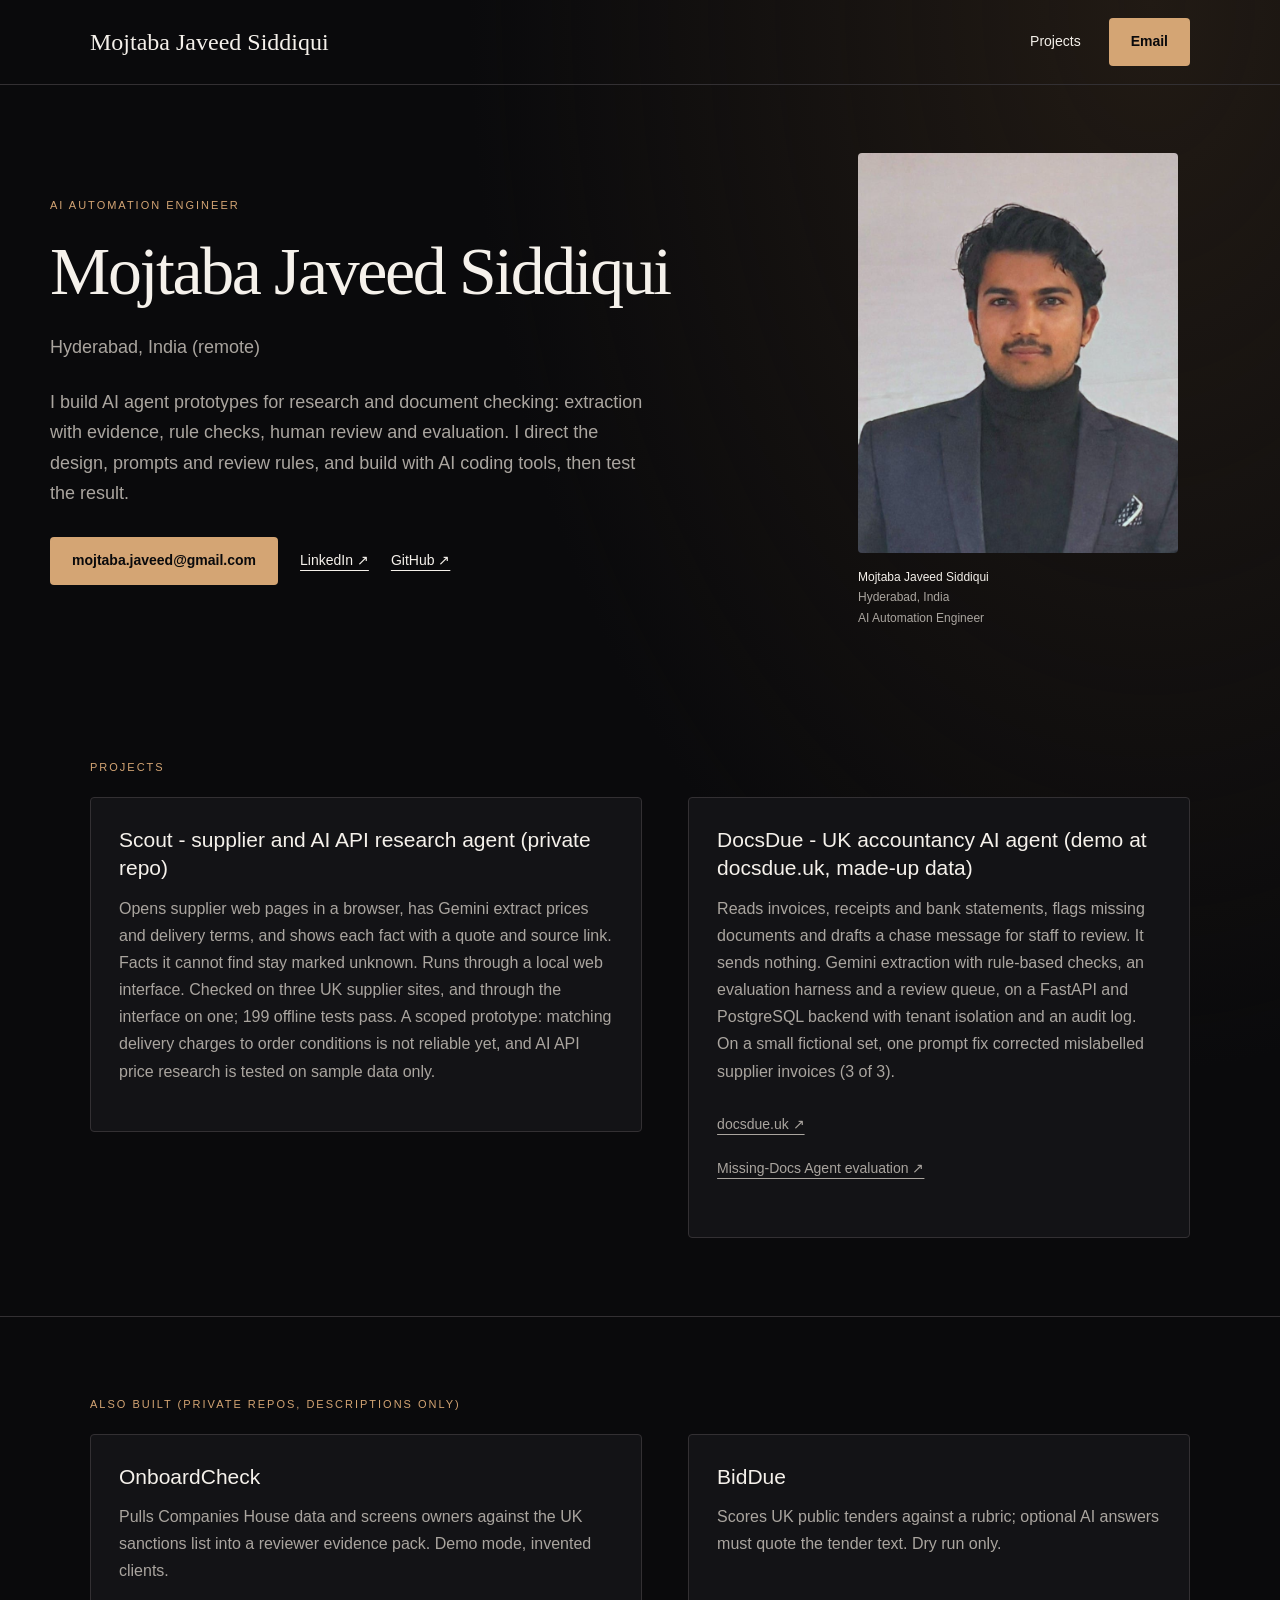
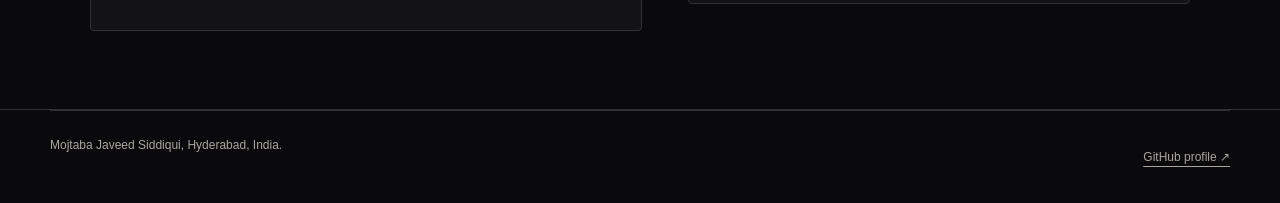
<file: index.html>
<!doctype html>
<html lang="en-GB">
  <head>
    <meta charset="utf-8" />
    <meta name="viewport" content="width=device-width,initial-scale=1" />
    <title>Mojtaba Javeed Siddiqui | AI Automation Engineer</title>
    <meta
      name="description"
      content="AI agent prototypes for research and document checking, with evidence, human review and evaluation."
    />
    <link rel="stylesheet" href="/styles.css" />
    <meta property="og:title" content="Mojtaba Javeed Siddiqui | AI Automation Engineer" />
    <meta
      property="og:description"
      content="AI agent prototypes for research and document checking, with evidence, human review and evaluation."
    />
    <meta property="og:type" content="website" />
  </head>
  <body>
    <a class="skip" href="#main">Skip to content</a>
    <nav aria-label="Main navigation">
      <div class="wrap nav">
        <a class="wordmark" href="/">Mojtaba Javeed Siddiqui</a>
        <div class="navlinks">
          <a class="secondary" href="#projects">Projects</a
          ><a class="btn" href="mailto:mojtaba.javeed@gmail.com">Email</a>
        </div>
      </div>
    </nav>
    <main id="main">
      <header class="hero wrap">
        <div class="hero-grid">
          <div>
            <span class="eyebrow">AI Automation Engineer</span>
            <h1>Mojtaba Javeed Siddiqui</h1>
            <p>Hyderabad, India (remote)</p>
            <p>
              I build AI agent prototypes for research and document checking:
              extraction with evidence, rule checks, human review and
              evaluation. I direct the design, prompts and review rules, and
              build with AI coding tools, then test the result.
            </p>
            <div class="actions">
              <a class="btn" href="mailto:mojtaba.javeed@gmail.com"
                >mojtaba.javeed@gmail.com</a
              ><a class="textlink" href="https://www.linkedin.com/in/themojtabajaveed"
                >LinkedIn ↗</a
              ><a class="textlink" href="https://github.com/themojtabajaveed"
                >GitHub ↗</a
              >
            </div>
          </div>
          <figure class="portrait">
            <img
              src="/profile.jpg"
              width="320"
              height="400"
              alt="Mojtaba Javeed Siddiqui"
              fetchpriority="high"
            />
            <figcaption>
              <strong>Mojtaba Javeed Siddiqui</strong><br />Hyderabad, India<br />AI
              Automation Engineer
            </figcaption>
          </figure>
        </div>
      </header>
      <section class="section" id="projects">
        <div class="wrap">
          <span class="eyebrow">Projects</span>
          <div class="split">
            <article class="panel">
              <h3>Scout - supplier and AI API research agent (private repo)</h3>
              <p>
                Opens supplier web pages in a browser, has Gemini extract prices
                and delivery terms, and shows each fact with a quote and source
                link. Facts it cannot find stay marked unknown. Runs through a
                local web interface. Checked on three UK supplier sites, and
                through the interface on one; 199 offline tests pass. A scoped
                prototype: matching delivery charges to order conditions is not
                reliable yet, and AI API price research is tested on sample
                data only.
              </p>
            </article>
            <article class="panel">
              <h3>DocsDue - UK accountancy AI agent (demo at docsdue.uk, made-up data)</h3>
              <p>
                Reads invoices, receipts and bank statements, flags missing
                documents and drafts a chase message for staff to review. It
                sends nothing. Gemini extraction with rule-based checks, an
                evaluation harness and a review queue, on a FastAPI and
                PostgreSQL backend with tenant isolation and an audit log. On a
                small fictional set, one prompt fix corrected mislabelled
                supplier invoices (3 of 3).
              </p>
              <p>
                <a class="textlink" href="https://docsdue.uk">docsdue.uk ↗</a
                ><br /><a class="textlink" href="/missing-docs-agent/"
                  >Missing-Docs Agent evaluation ↗</a
                >
              </p>
            </article>
          </div>
        </div>
      </section>
      <section class="section" id="also">
        <div class="wrap">
          <span class="eyebrow">Also built (private repos, descriptions only)</span>
          <div class="split">
            <article class="panel">
              <h3>OnboardCheck</h3>
              <p>
                Pulls Companies House data and screens owners against the UK
                sanctions list into a reviewer evidence pack. Demo mode,
                invented clients.
              </p>
            </article>
            <article class="panel">
              <h3>BidDue</h3>
              <p>
                Scores UK public tenders against a rubric; optional AI answers
                must quote the tender text. Dry run only.
              </p>
            </article>
          </div>
        </div>
      </section>
      <footer class="wrap footer">
        <p>Mojtaba Javeed Siddiqui, Hyderabad, India.</p>
        <a href="https://github.com/themojtabajaveed">GitHub profile ↗</a>
      </footer>
    </main>
  </body>
</html>
</file>
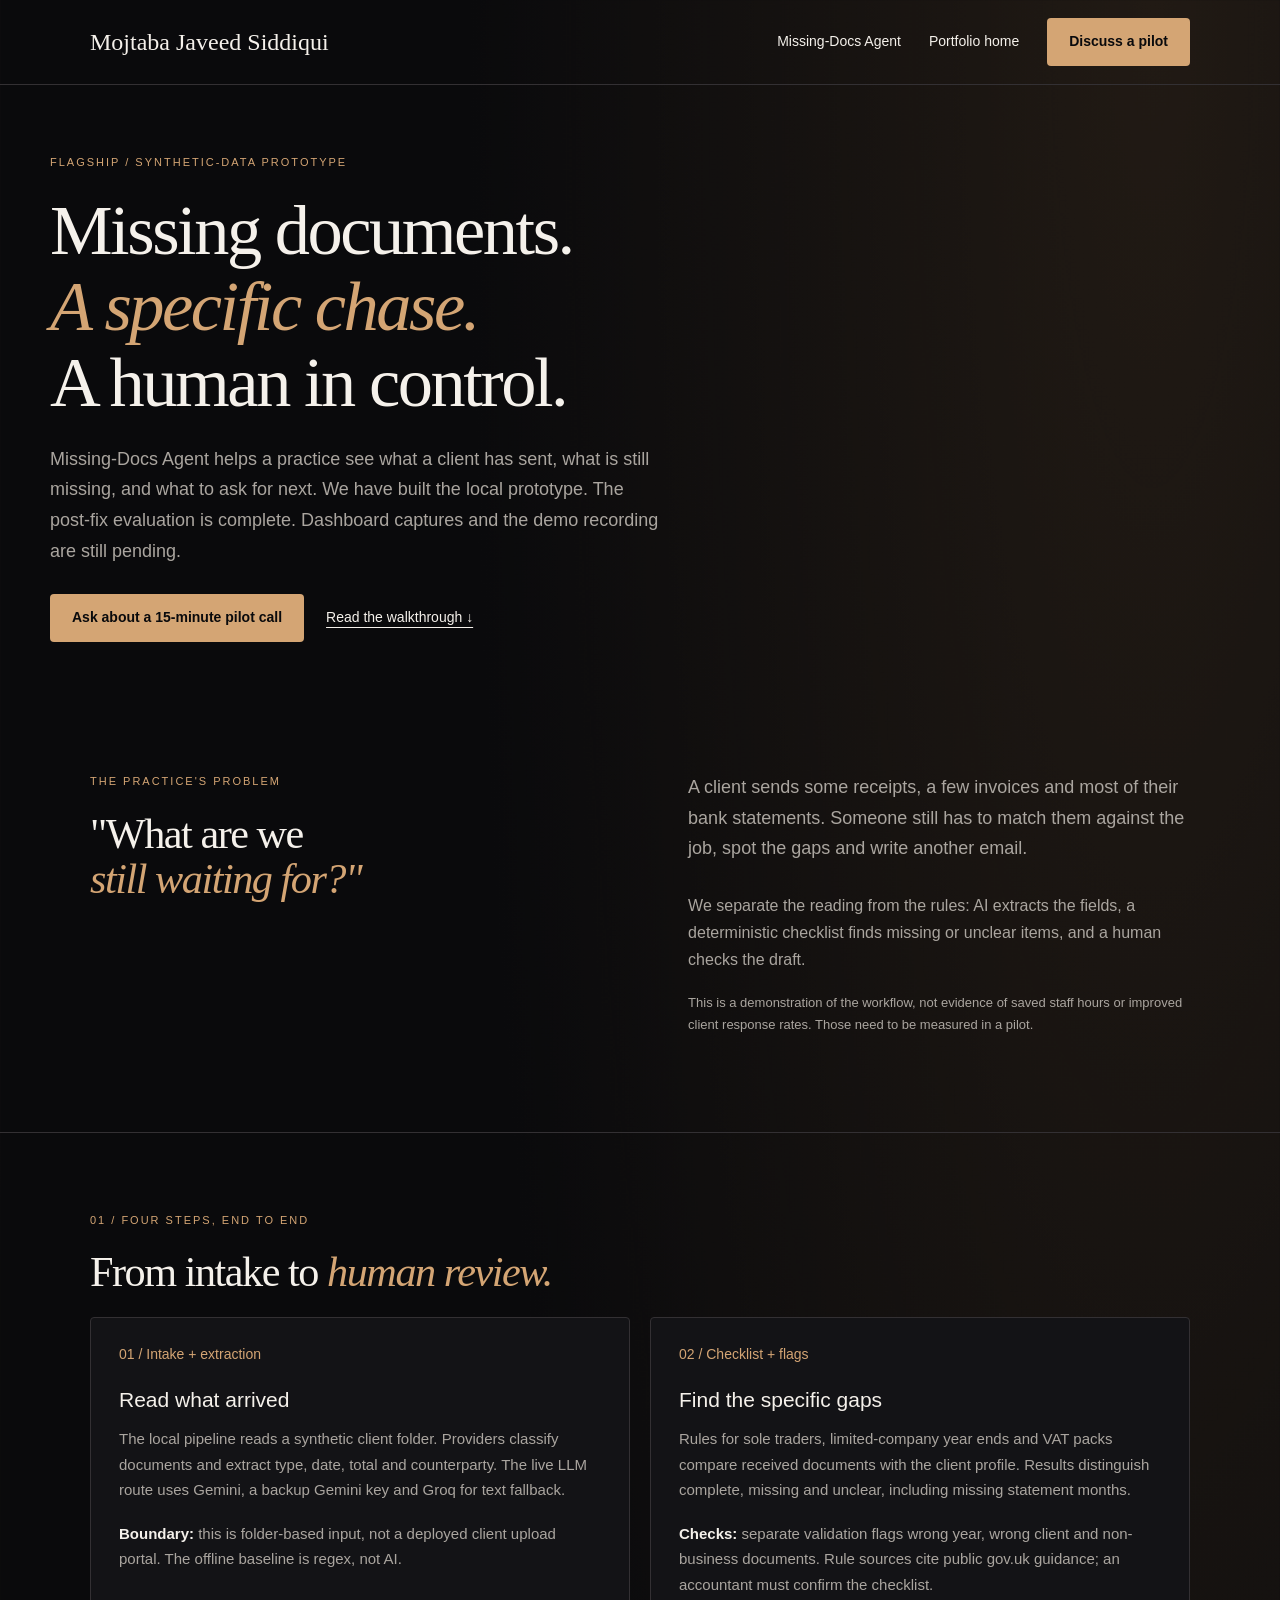
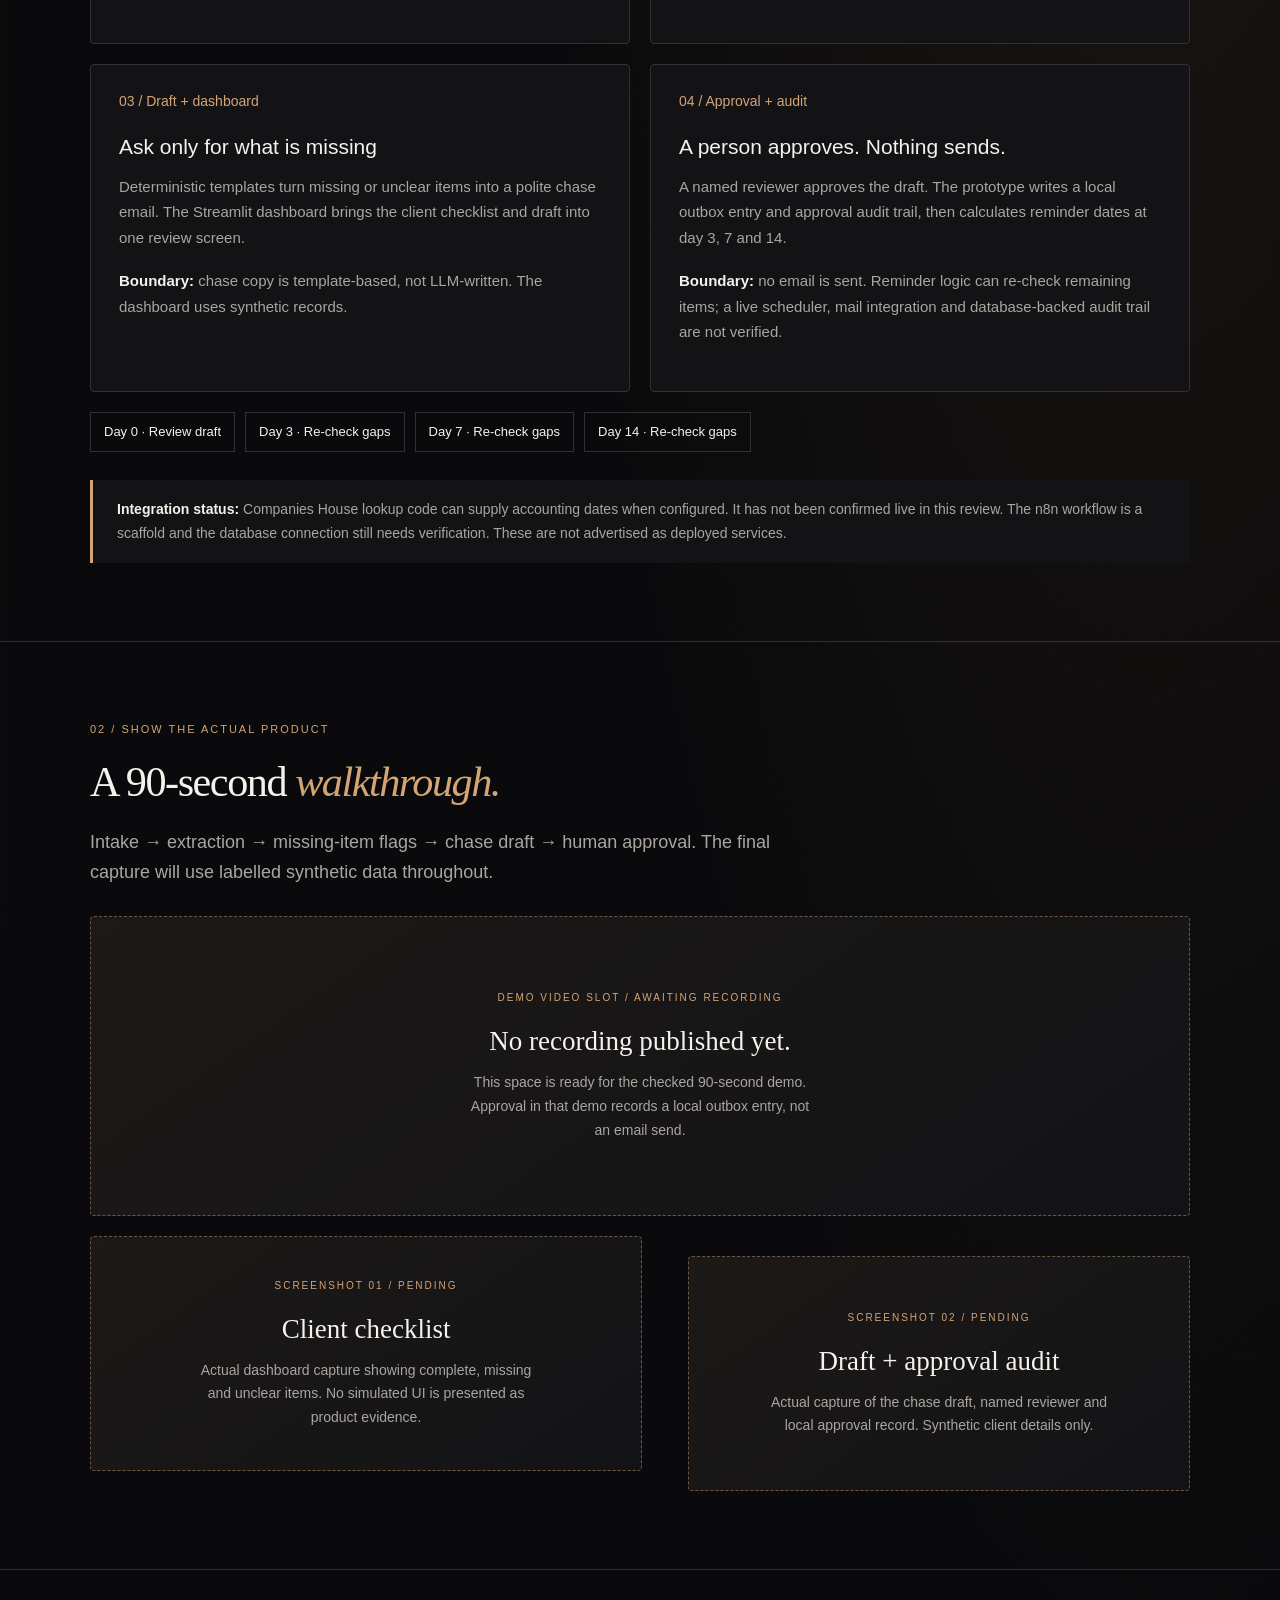
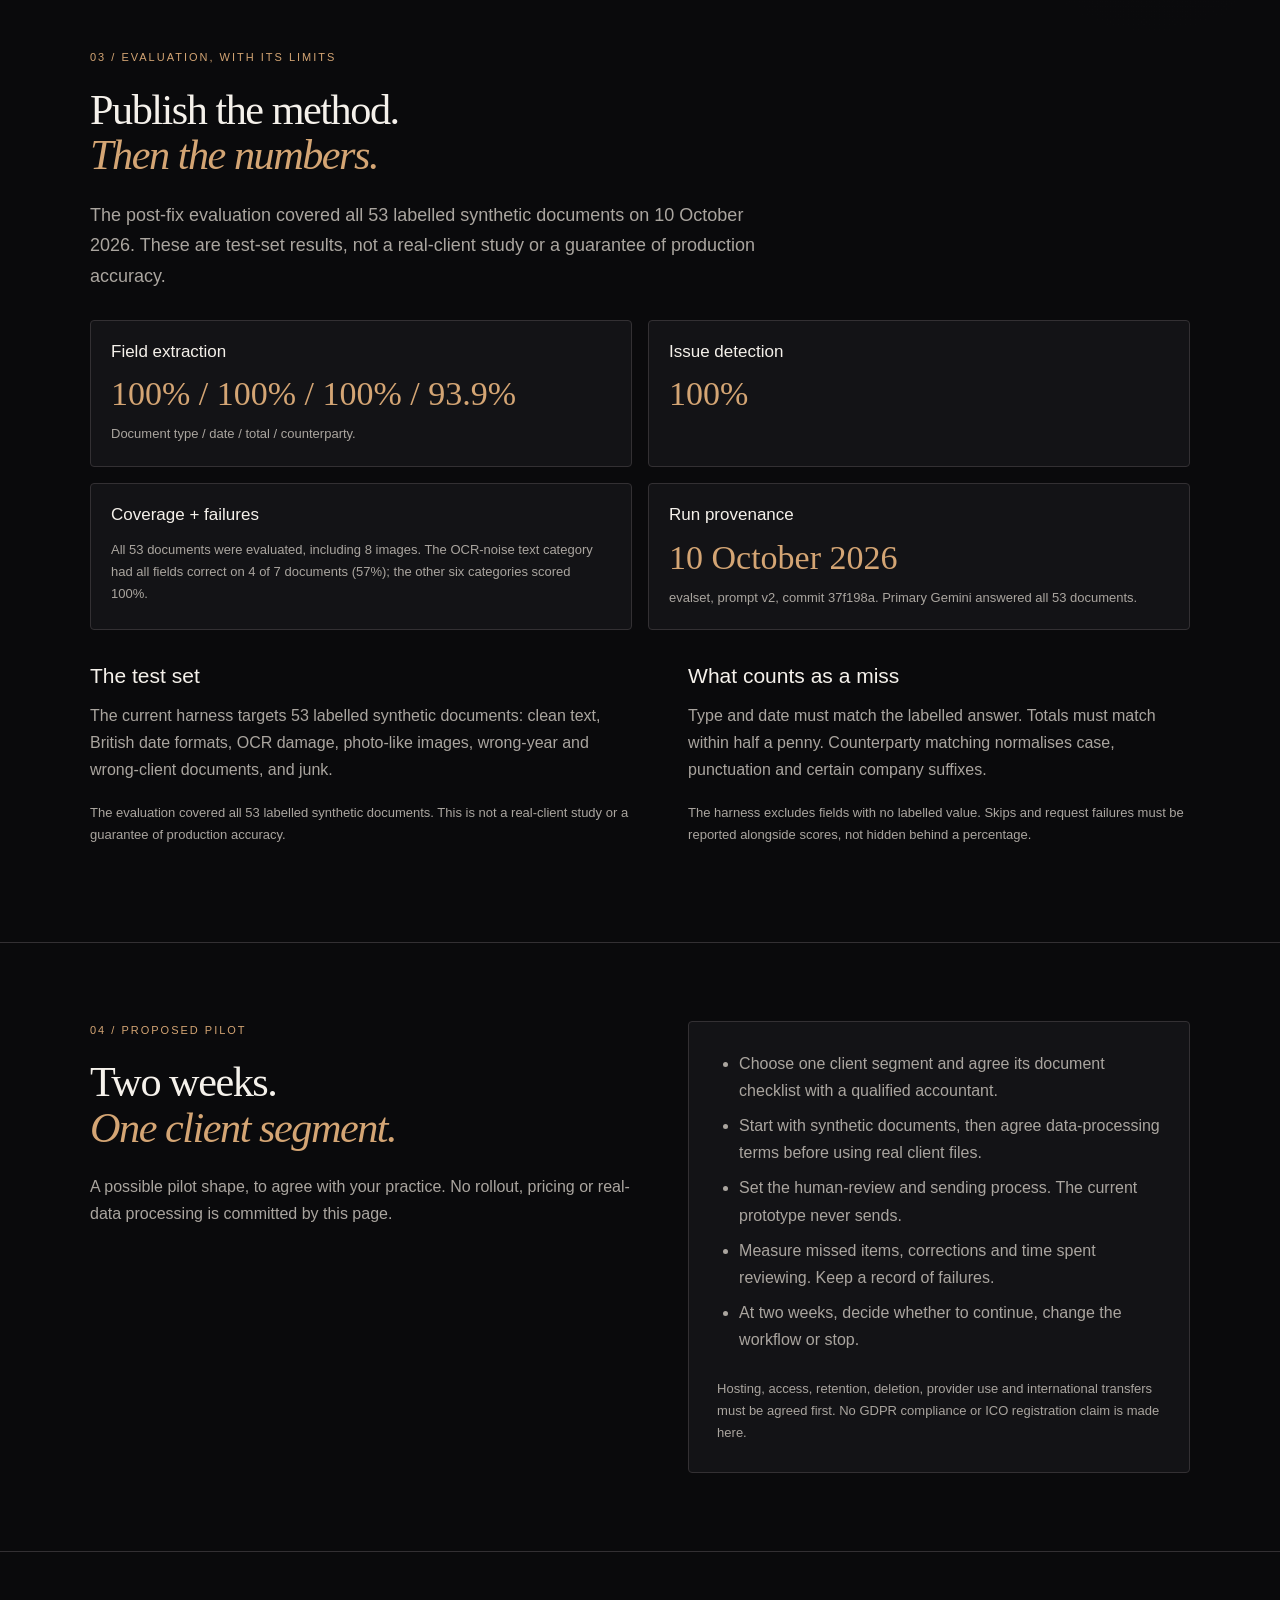
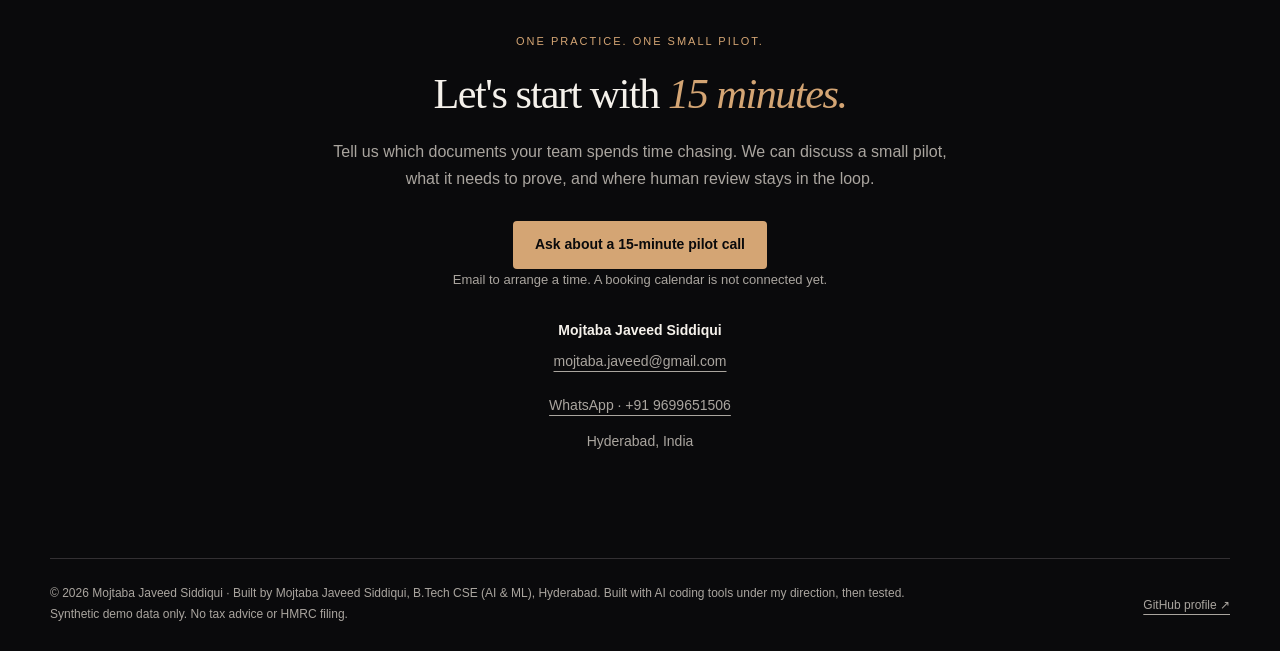
<file: missing-docs-agent/index.html>
<!doctype html>
<html lang="en-GB">
  <head>
    <meta charset="utf-8" />
    <meta name="viewport" content="width=device-width,initial-scale=1" />
    <title>Missing-Docs Agent | Mojtaba Javeed Siddiqui</title>
    <meta
      name="description"
      content="The post-fix evaluation is complete. Dashboard captures and the demo recording are still pending."
    />
    <link rel="stylesheet" href="/styles.css" />
    <meta property="og:title" content="Missing-Docs Agent | Mojtaba Javeed Siddiqui" />
    <meta
      property="og:description"
      content="The post-fix evaluation is complete. Dashboard captures and the demo recording are still pending."
    />
    <meta property="og:type" content="website" />
  </head>
  <body>
    <a class="skip" href="#main">Skip to content</a>
    <nav aria-label="Main navigation">
      <div class="wrap nav">
        <a class="wordmark" href="/">Mojtaba Javeed Siddiqui</a>
        <div class="navlinks">
          <a class="secondary" href="/missing-docs-agent/">Missing-Docs Agent</a
          ><a class="secondary" href="/">Portfolio home</a
          ><a
            class="btn"
            href="mailto:mojtaba.javeed@gmail.com?subject=15-minute%20accountancy%20pilot%20call"
            >Discuss a pilot</a
          >
        </div>
      </div>
    </nav>
    <main id="main">
      <header class="hero wrap">
        <div class="case-hero">
          <span class="eyebrow">Flagship / Synthetic-data prototype</span>
          <h1>
            Missing documents.<br /><em>A specific chase.</em><br />A human in
            control.
          </h1>
          <p>
            Missing-Docs Agent helps a practice see what a client has sent, what
            is still missing, and what to ask for next. We have built the local
            prototype. The post-fix evaluation is complete. Dashboard captures and the demo recording are still pending.
          </p>
          <div class="actions">
            <a
              class="btn"
              href="mailto:mojtaba.javeed@gmail.com?subject=15-minute%20accountancy%20pilot%20call"
              >Ask about a 15-minute pilot call</a
            ><a class="textlink" href="#workflow">Read the walkthrough ↓</a>
          </div>
        </div>
      </header>
      <section class="section">
        <div class="wrap split">
          <div>
            <span class="eyebrow">The practice's problem</span>
            <h2>"What are we<br /><em>still waiting for?"</em></h2>
          </div>
          <div>
            <p class="intro">
              A client sends some receipts, a few invoices and most of their
              bank statements. Someone still has to match them against the job,
              spot the gaps and write another email.
            </p>
            <p>
              We separate the reading from the rules: AI extracts the fields, a
              deterministic checklist finds missing or unclear items, and a
              human checks the draft.
            </p>
            <p class="small">
              This is a demonstration of the workflow, not evidence of saved
              staff hours or improved client response rates. Those need to be
              measured in a pilot.
            </p>
          </div>
        </div>
      </section>
      <section class="section" id="workflow">
        <div class="wrap">
          <span class="eyebrow">01 / Four steps, end to end</span>
          <h2>From intake to <em>human review.</em></h2>
          <div class="walkthrough">
            <article class="panel">
              <span class="number">01 / Intake + extraction</span>
              <h3>Read what arrived</h3>
              <p>
                The local pipeline reads a synthetic client folder. Providers
                classify documents and extract type, date, total and
                counterparty. The live LLM route uses Gemini, a backup Gemini
                key and Groq for text fallback.
              </p>
              <p class="small">
                <strong>Boundary:</strong> this is folder-based input, not a
                deployed client upload portal. The offline baseline is regex,
                not AI.
              </p>
            </article>
            <article class="panel">
              <span class="number">02 / Checklist + flags</span>
              <h3>Find the specific gaps</h3>
              <p>
                Rules for sole traders, limited-company year ends and VAT packs
                compare received documents with the client profile. Results
                distinguish complete, missing and unclear, including missing
                statement months.
              </p>
              <p class="small">
                <strong>Checks:</strong> separate validation flags wrong year,
                wrong client and non-business documents. Rule sources cite
                public gov.uk guidance; an accountant must confirm the
                checklist.
              </p>
            </article>
            <article class="panel">
              <span class="number">03 / Draft + dashboard</span>
              <h3>Ask only for what is missing</h3>
              <p>
                Deterministic templates turn missing or unclear items into a
                polite chase email. The Streamlit dashboard brings the client
                checklist and draft into one review screen.
              </p>
              <p class="small">
                <strong>Boundary:</strong> chase copy is template-based, not
                LLM-written. The dashboard uses synthetic records.
              </p>
            </article>
            <article class="panel">
              <span class="number">04 / Approval + audit</span>
              <h3>A person approves. Nothing sends.</h3>
              <p>
                A named reviewer approves the draft. The prototype writes a
                local outbox entry and approval audit trail, then calculates
                reminder dates at day 3, 7 and 14.
              </p>
              <p class="small">
                <strong>Boundary:</strong> no email is sent. Reminder logic can
                re-check remaining items; a live scheduler, mail integration and
                database-backed audit trail are not verified.
              </p>
            </article>
          </div>
          <div class="sequence" aria-label="Reminder cadence">
            <span>Day 0 · Review draft</span><span>Day 3 · Re-check gaps</span
            ><span>Day 7 · Re-check gaps</span
            ><span>Day 14 · Re-check gaps</span>
          </div>
          <div class="callout">
            <p>
              <strong>Integration status:</strong> Companies House lookup code
              can supply accounting dates when configured. It has not been
              confirmed live in this review. The n8n workflow is a scaffold and
              the database connection still needs verification. These are not
              advertised as deployed services.
            </p>
          </div>
        </div>
      </section>
      <section class="section" id="demo">
        <div class="wrap">
          <span class="eyebrow">02 / Show the actual product</span>
          <h2>A 90-second <em>walkthrough.</em></h2>
          <p class="intro">
            Intake → extraction → missing-item flags → chase draft → human
            approval. The final capture will use labelled synthetic data
            throughout.
          </p>
          <div class="placeholder" style="min-height: 300px">
            <span class="media-tag">Demo video slot / awaiting recording</span>
            <h3>No recording published yet.</h3>
            <p>
              This space is ready for the checked 90-second demo. Approval in
              that demo records a local outbox entry, not an email send.
            </p>
          </div>
          <div class="split" style="margin-top: 20px">
            <div class="placeholder">
              <span class="media-tag">Screenshot 01 / pending</span>
              <h3>Client checklist</h3>
              <p>
                Actual dashboard capture showing complete, missing and unclear
                items. No simulated UI is presented as product evidence.
              </p>
            </div>
            <div class="placeholder">
              <span class="media-tag">Screenshot 02 / pending</span>
              <h3>Draft + approval audit</h3>
              <p>
                Actual capture of the chase draft, named reviewer and local
                approval record. Synthetic client details only.
              </p>
            </div>
          </div>
        </div>
      </section>
      <section class="section" id="evaluation">
        <div class="wrap">
          <span class="eyebrow">03 / Evaluation, with its limits</span>
          <h2>Publish the method.<br /><em>Then the numbers.</em></h2>
          <p class="intro">
            The post-fix evaluation covered all 53 labelled synthetic documents on 10 October 2026. These are test-set results, not a real-client study or a guarantee of production accuracy.
          </p>
          <div class="evidence-grid">
            <article class="panel">
              <h3>Field extraction</h3>
              <span class="pending-value">100% / 100% / 100% / 93.9%</span>
              <p>Document type / date / total / counterparty.</p>
            </article>
            <article class="panel">
              <h3>Issue detection</h3>
              <span class="pending-value">100%</span>
            </article>
            <article class="panel">
              <h3>Coverage + failures</h3>
              <p>All 53 documents were evaluated, including 8 images. The OCR-noise text category had all fields correct on 4 of 7 documents (57%); the other six categories scored 100%.</p>
            </article>
            <article class="panel">
              <h3>Run provenance</h3>
              <span class="pending-value">10 October 2026</span>
              <p>evalset, prompt v2, commit 37f198a. Primary Gemini answered all 53 documents.</p>
            </article>
          </div>
          <div class="split" style="margin-top: 32px">
            <div>
              <h3>The test set</h3>
              <p>
                The current harness targets 53 labelled synthetic documents:
                clean text, British date formats, OCR damage, photo-like images,
                wrong-year and wrong-client documents, and junk.
              </p>
              <p class="small">
                The evaluation covered all 53 labelled synthetic documents. This is not a real-client study or a guarantee of production accuracy.
              </p>
            </div>
            <div>
              <h3>What counts as a miss</h3>
              <p>
                Type and date must match the labelled answer. Totals must match
                within half a penny. Counterparty matching normalises case,
                punctuation and certain company suffixes.
              </p>
              <p class="small">
                The harness excludes fields with no labelled value. Skips and
                request failures must be reported alongside scores, not hidden
                behind a percentage.
              </p>
            </div>
          </div>
        </div>
      </section>
      <section class="section" id="pilot">
        <div class="wrap split">
          <div>
            <span class="eyebrow">04 / Proposed pilot</span>
            <h2>Two weeks.<br /><em>One client segment.</em></h2>
            <p>
              A possible pilot shape, to agree with your practice. No rollout,
              pricing or real-data processing is committed by this page.
            </p>
          </div>
          <div class="panel">
            <ul>
              <li>
                Choose one client segment and agree its document checklist with
                a qualified accountant.
              </li>
              <li>
                Start with synthetic documents, then agree data-processing terms
                before using real client files.
              </li>
              <li>
                Set the human-review and sending process. The current prototype
                never sends.
              </li>
              <li>
                Measure missed items, corrections and time spent reviewing. Keep
                a record of failures.
              </li>
              <li>
                At two weeks, decide whether to continue, change the workflow or
                stop.
              </li>
            </ul>
            <p class="small" style="margin: 16px 0 0">
              Hosting, access, retention, deletion, provider use and
              international transfers must be agreed first. No GDPR compliance
              or ICO registration claim is made here.
            </p>
          </div>
        </div>
      </section>
      <section class="contact wrap" id="contact">
        <span class="eyebrow">One practice. One small pilot.</span>
        <h2>Let's start with <em>15 minutes.</em></h2>
        <p>
          Tell us which documents your team spends time chasing. We can discuss
          a small pilot, what it needs to prove, and where human review stays in
          the loop.
        </p>
        <div class="actions">
          <a
            class="btn"
            href="mailto:mojtaba.javeed@gmail.com?subject=15-minute%20accountancy%20pilot%20call"
            >Ask about a 15-minute pilot call</a
          >
        </div>
        <p class="note">
          Email to arrange a time. A booking calendar is not connected yet.
        </p>
        <p class="contact-details">
          <strong>Mojtaba Javeed Siddiqui</strong><br /><a
            href="mailto:mojtaba.javeed@gmail.com"
            >mojtaba.javeed@gmail.com</a
          ><br /><a
            href="https://wa.me/919699651506?text=I%27d+like+to+discuss+a+15-minute+pilot+call+for+our+accountancy+practice."
            >WhatsApp · +91 9699651506</a
          ><br />Hyderabad, India
        </p>
      </section>
      <footer class="wrap footer">
        <p>
          © 2026 Mojtaba Javeed Siddiqui · Built by Mojtaba Javeed Siddiqui, B.Tech CSE (AI &amp; ML), Hyderabad. Built with AI coding tools under my direction, then tested.<br />Synthetic
          demo data only. No tax advice or HMRC filing.
        </p>
        <a href="https://github.com/themojtabajaveed">GitHub profile ↗</a>
      </footer>
    </main>
  </body>
</html>
</file>
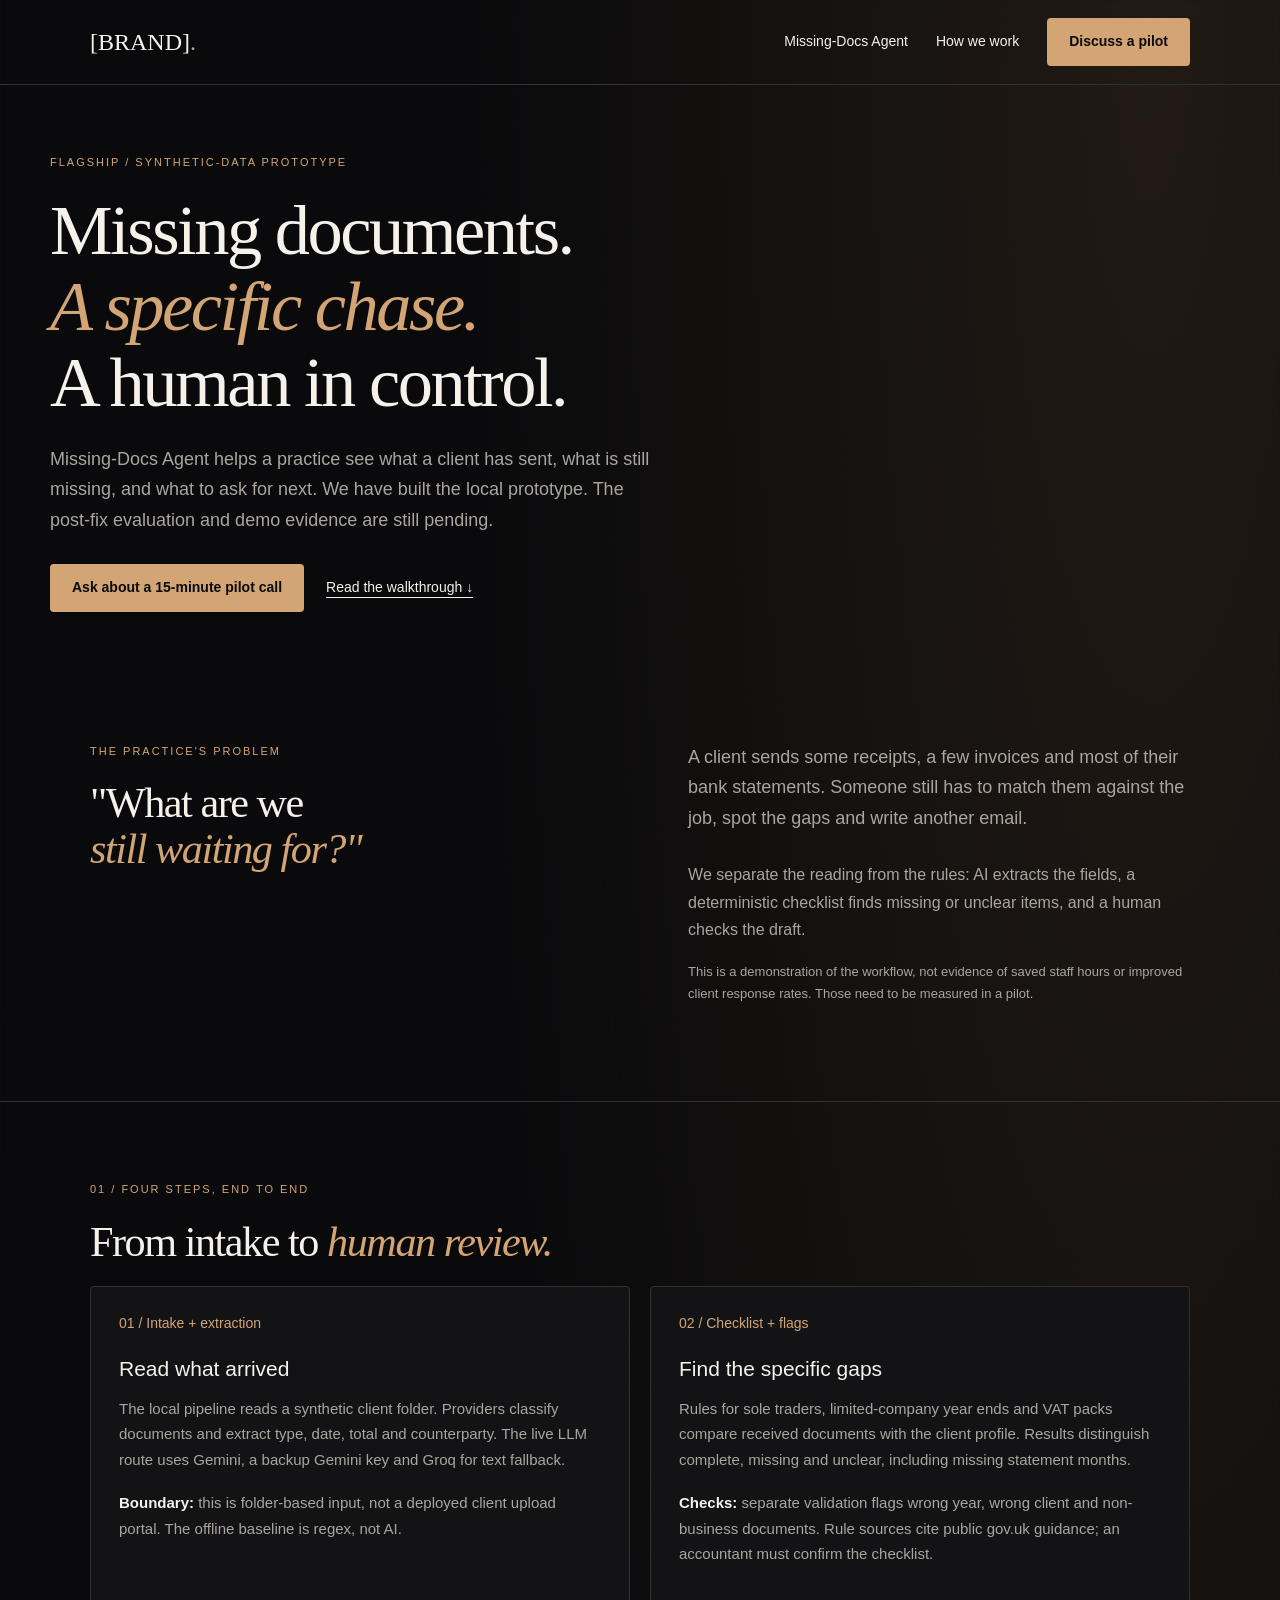
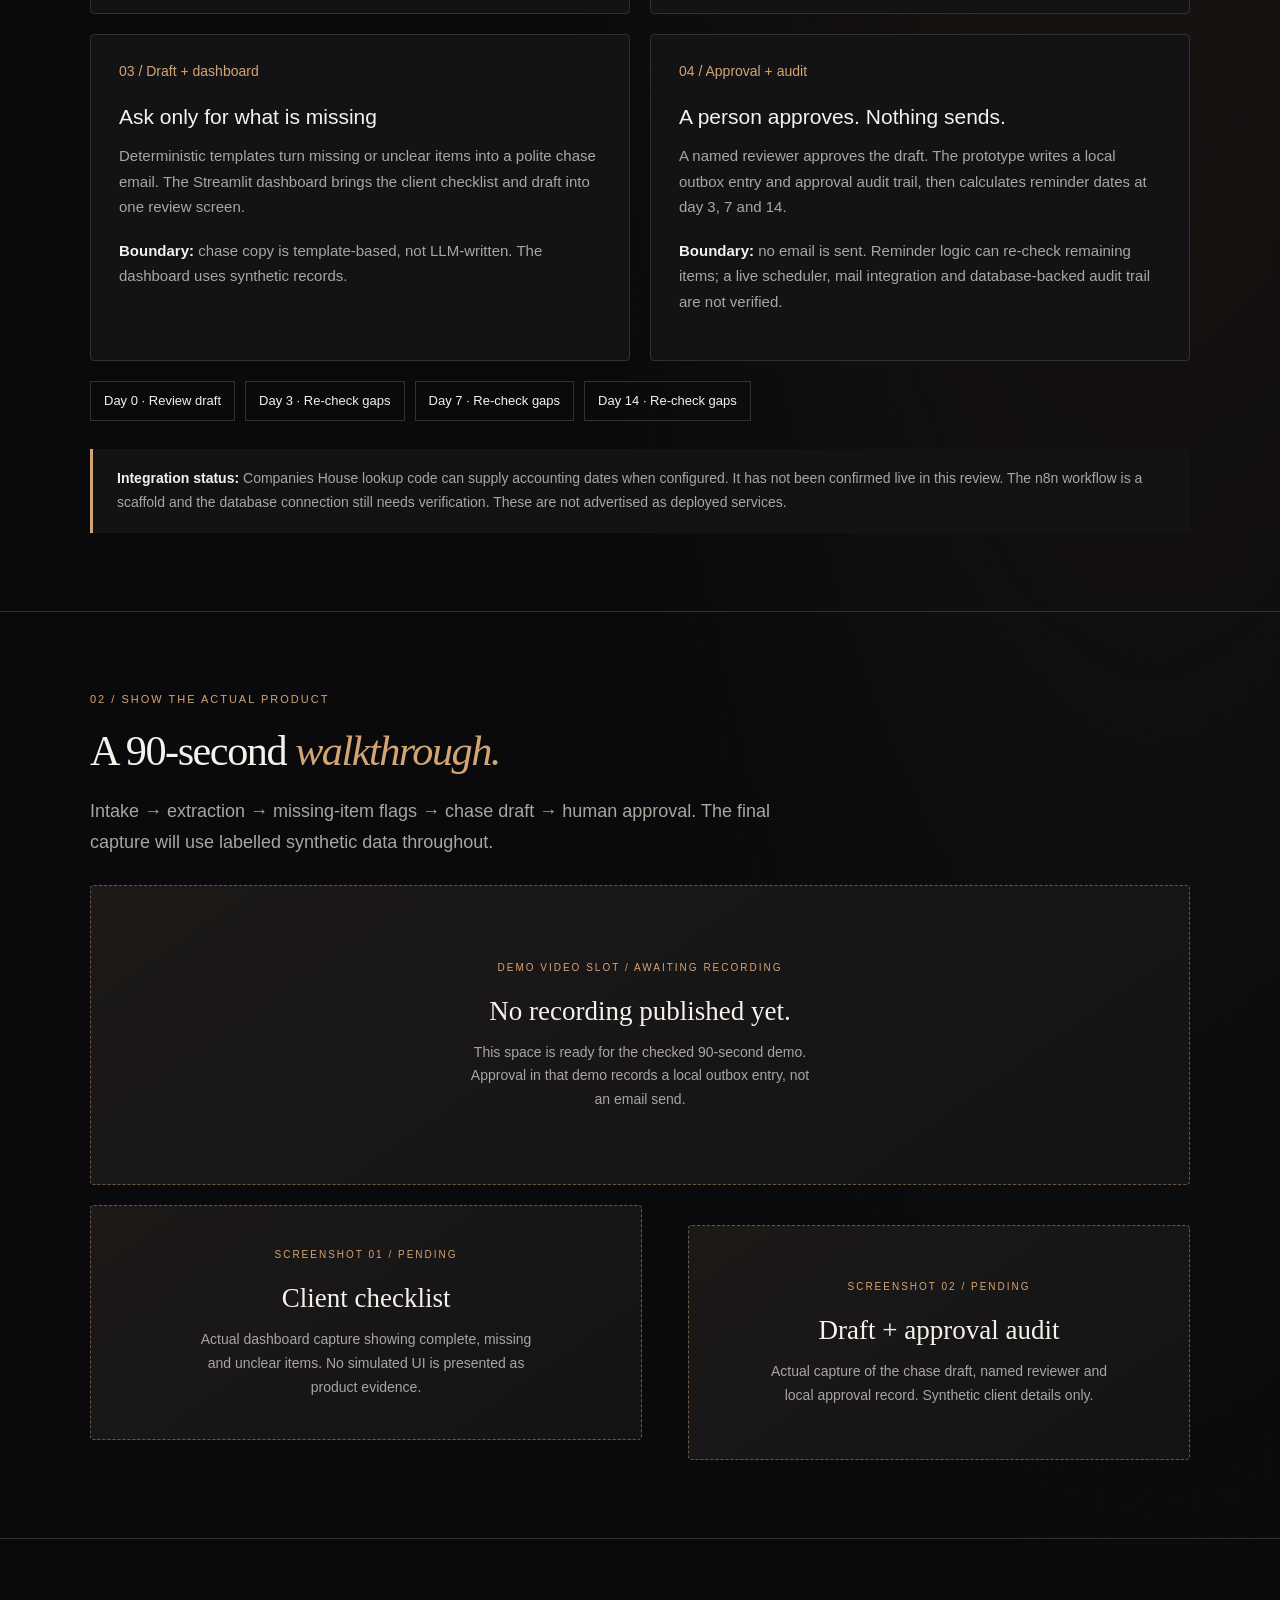
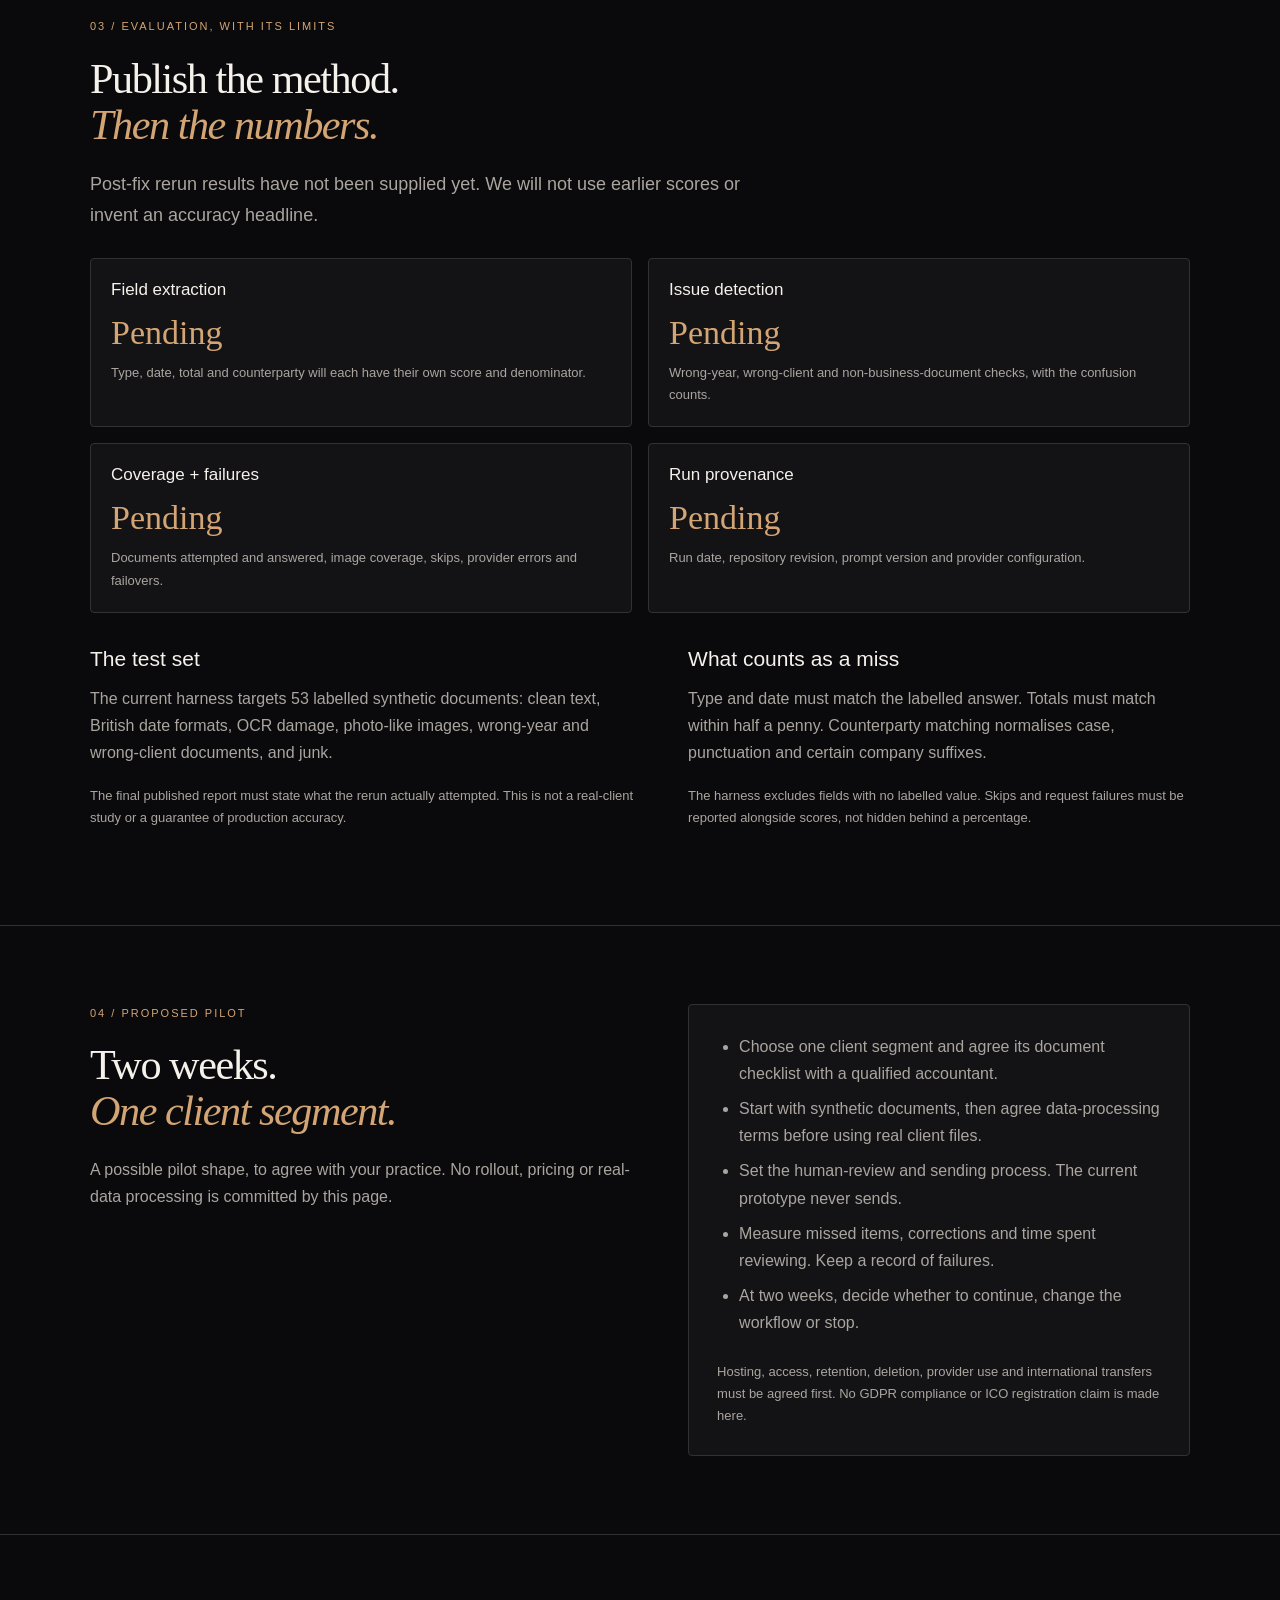
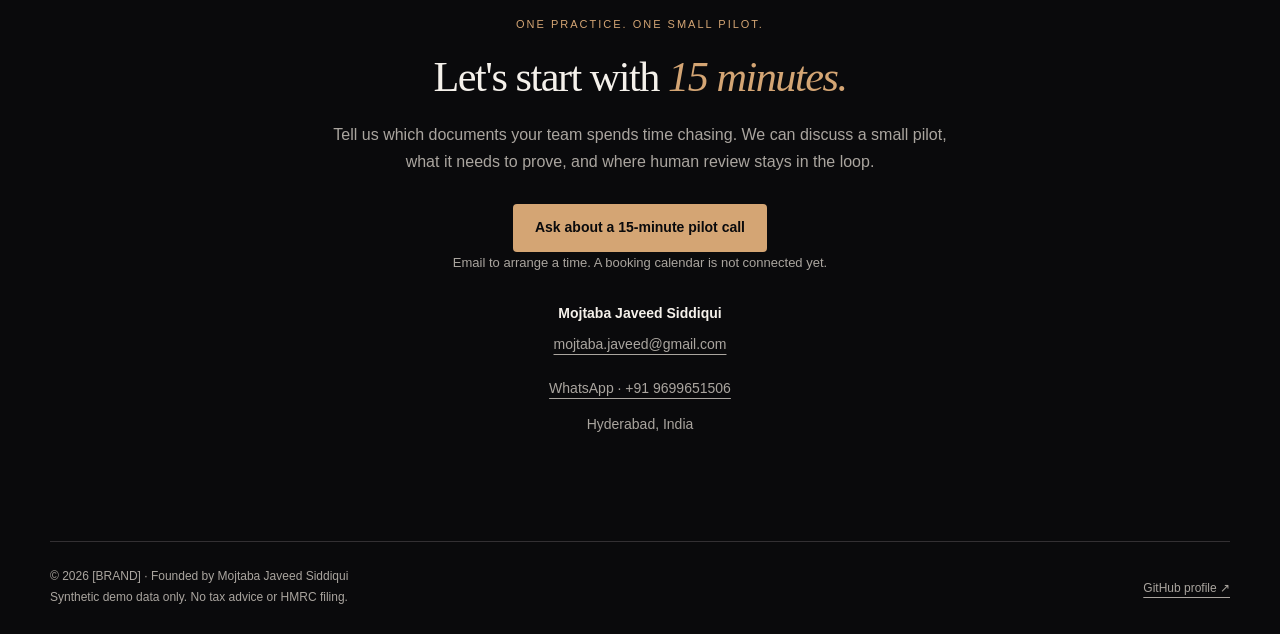
<file: missing-docs-agent/missing-docs-agent/index.html>
<!doctype html>
<html lang="en-GB">
  <head>
    <meta charset="utf-8" />
    <meta name="viewport" content="width=device-width,initial-scale=1" />
    <title>Missing-Docs Agent | [BRAND]</title>
    <meta
      name="description"
      content="Our synthetic document-chasing prototype: extraction, checklist flags, chase drafts and local human approval. Evaluation results and demo evidence pending."
    />
    <link rel="stylesheet" href="/styles.css" />
    <meta property="og:title" content="Missing-Docs Agent | [BRAND]" />
    <meta
      property="og:description"
      content="Our synthetic document-chasing prototype: extraction, checklist flags, chase drafts and local human approval. Evaluation results and demo evidence pending."
    />
    <meta property="og:type" content="website" />
  </head>
  <body>
    <a class="skip" href="#main">Skip to content</a>
    <nav aria-label="Main navigation">
      <div class="wrap nav">
        <a class="wordmark" href="/"
          >[BRAND]<span style="color: var(--accent)">.</span></a
        >
        <div class="navlinks">
          <a class="secondary" href="/missing-docs-agent/">Missing-Docs Agent</a
          ><a class="secondary" href="/#how">How we work</a
          ><a
            class="btn"
            href="mailto:mojtaba.javeed@gmail.com?subject=15-minute%20accountancy%20pilot%20call"
            >Discuss a pilot</a
          >
        </div>
      </div>
    </nav>
    <main id="main">
      <header class="hero wrap">
        <div class="case-hero">
          <span class="eyebrow">Flagship / Synthetic-data prototype</span>
          <h1>
            Missing documents.<br /><em>A specific chase.</em><br />A human in
            control.
          </h1>
          <p>
            Missing-Docs Agent helps a practice see what a client has sent, what
            is still missing, and what to ask for next. We have built the local
            prototype. The post-fix evaluation and demo evidence are still
            pending.
          </p>
          <div class="actions">
            <a
              class="btn"
              href="mailto:mojtaba.javeed@gmail.com?subject=15-minute%20accountancy%20pilot%20call"
              >Ask about a 15-minute pilot call</a
            ><a class="textlink" href="#workflow">Read the walkthrough ↓</a>
          </div>
        </div>
      </header>
      <section class="section">
        <div class="wrap split">
          <div>
            <span class="eyebrow">The practice's problem</span>
            <h2>"What are we<br /><em>still waiting for?"</em></h2>
          </div>
          <div>
            <p class="intro">
              A client sends some receipts, a few invoices and most of their
              bank statements. Someone still has to match them against the job,
              spot the gaps and write another email.
            </p>
            <p>
              We separate the reading from the rules: AI extracts the fields, a
              deterministic checklist finds missing or unclear items, and a
              human checks the draft.
            </p>
            <p class="small">
              This is a demonstration of the workflow, not evidence of saved
              staff hours or improved client response rates. Those need to be
              measured in a pilot.
            </p>
          </div>
        </div>
      </section>
      <section class="section" id="workflow">
        <div class="wrap">
          <span class="eyebrow">01 / Four steps, end to end</span>
          <h2>From intake to <em>human review.</em></h2>
          <div class="walkthrough">
            <article class="panel">
              <span class="number">01 / Intake + extraction</span>
              <h3>Read what arrived</h3>
              <p>
                The local pipeline reads a synthetic client folder. Providers
                classify documents and extract type, date, total and
                counterparty. The live LLM route uses Gemini, a backup Gemini
                key and Groq for text fallback.
              </p>
              <p class="small">
                <strong>Boundary:</strong> this is folder-based input, not a
                deployed client upload portal. The offline baseline is regex,
                not AI.
              </p>
            </article>
            <article class="panel">
              <span class="number">02 / Checklist + flags</span>
              <h3>Find the specific gaps</h3>
              <p>
                Rules for sole traders, limited-company year ends and VAT packs
                compare received documents with the client profile. Results
                distinguish complete, missing and unclear, including missing
                statement months.
              </p>
              <p class="small">
                <strong>Checks:</strong> separate validation flags wrong year,
                wrong client and non-business documents. Rule sources cite
                public gov.uk guidance; an accountant must confirm the
                checklist.
              </p>
            </article>
            <article class="panel">
              <span class="number">03 / Draft + dashboard</span>
              <h3>Ask only for what is missing</h3>
              <p>
                Deterministic templates turn missing or unclear items into a
                polite chase email. The Streamlit dashboard brings the client
                checklist and draft into one review screen.
              </p>
              <p class="small">
                <strong>Boundary:</strong> chase copy is template-based, not
                LLM-written. The dashboard uses synthetic records.
              </p>
            </article>
            <article class="panel">
              <span class="number">04 / Approval + audit</span>
              <h3>A person approves. Nothing sends.</h3>
              <p>
                A named reviewer approves the draft. The prototype writes a
                local outbox entry and approval audit trail, then calculates
                reminder dates at day 3, 7 and 14.
              </p>
              <p class="small">
                <strong>Boundary:</strong> no email is sent. Reminder logic can
                re-check remaining items; a live scheduler, mail integration and
                database-backed audit trail are not verified.
              </p>
            </article>
          </div>
          <div class="sequence" aria-label="Reminder cadence">
            <span>Day 0 · Review draft</span><span>Day 3 · Re-check gaps</span
            ><span>Day 7 · Re-check gaps</span
            ><span>Day 14 · Re-check gaps</span>
          </div>
          <div class="callout">
            <p>
              <strong>Integration status:</strong> Companies House lookup code
              can supply accounting dates when configured. It has not been
              confirmed live in this review. The n8n workflow is a scaffold and
              the database connection still needs verification. These are not
              advertised as deployed services.
            </p>
          </div>
        </div>
      </section>
      <section class="section" id="demo">
        <div class="wrap">
          <span class="eyebrow">02 / Show the actual product</span>
          <h2>A 90-second <em>walkthrough.</em></h2>
          <p class="intro">
            Intake → extraction → missing-item flags → chase draft → human
            approval. The final capture will use labelled synthetic data
            throughout.
          </p>
          <div class="placeholder" style="min-height: 300px">
            <span class="media-tag">Demo video slot / awaiting recording</span>
            <h3>No recording published yet.</h3>
            <p>
              This space is ready for the checked 90-second demo. Approval in
              that demo records a local outbox entry, not an email send.
            </p>
          </div>
          <div class="split" style="margin-top: 20px">
            <div class="placeholder">
              <span class="media-tag">Screenshot 01 / pending</span>
              <h3>Client checklist</h3>
              <p>
                Actual dashboard capture showing complete, missing and unclear
                items. No simulated UI is presented as product evidence.
              </p>
            </div>
            <div class="placeholder">
              <span class="media-tag">Screenshot 02 / pending</span>
              <h3>Draft + approval audit</h3>
              <p>
                Actual capture of the chase draft, named reviewer and local
                approval record. Synthetic client details only.
              </p>
            </div>
          </div>
        </div>
      </section>
      <section class="section" id="evaluation">
        <div class="wrap">
          <span class="eyebrow">03 / Evaluation, with its limits</span>
          <h2>Publish the method.<br /><em>Then the numbers.</em></h2>
          <p class="intro">
            Post-fix rerun results have not been supplied yet. We will not use
            earlier scores or invent an accuracy headline.
          </p>
          <div class="evidence-grid">
            <article class="panel">
              <h3>Field extraction</h3>
              <span class="pending-value">Pending</span>
              <p>
                Type, date, total and counterparty will each have their own
                score and denominator.
              </p>
            </article>
            <article class="panel">
              <h3>Issue detection</h3>
              <span class="pending-value">Pending</span>
              <p>
                Wrong-year, wrong-client and non-business-document checks, with
                the confusion counts.
              </p>
            </article>
            <article class="panel">
              <h3>Coverage + failures</h3>
              <span class="pending-value">Pending</span>
              <p>
                Documents attempted and answered, image coverage, skips,
                provider errors and failovers.
              </p>
            </article>
            <article class="panel">
              <h3>Run provenance</h3>
              <span class="pending-value">Pending</span>
              <p>
                Run date, repository revision, prompt version and provider
                configuration.
              </p>
            </article>
          </div>
          <div class="split" style="margin-top: 32px">
            <div>
              <h3>The test set</h3>
              <p>
                The current harness targets 53 labelled synthetic documents:
                clean text, British date formats, OCR damage, photo-like images,
                wrong-year and wrong-client documents, and junk.
              </p>
              <p class="small">
                The final published report must state what the rerun actually
                attempted. This is not a real-client study or a guarantee of
                production accuracy.
              </p>
            </div>
            <div>
              <h3>What counts as a miss</h3>
              <p>
                Type and date must match the labelled answer. Totals must match
                within half a penny. Counterparty matching normalises case,
                punctuation and certain company suffixes.
              </p>
              <p class="small">
                The harness excludes fields with no labelled value. Skips and
                request failures must be reported alongside scores, not hidden
                behind a percentage.
              </p>
            </div>
          </div>
        </div>
      </section>
      <section class="section" id="pilot">
        <div class="wrap split">
          <div>
            <span class="eyebrow">04 / Proposed pilot</span>
            <h2>Two weeks.<br /><em>One client segment.</em></h2>
            <p>
              A possible pilot shape, to agree with your practice. No rollout,
              pricing or real-data processing is committed by this page.
            </p>
          </div>
          <div class="panel">
            <ul>
              <li>
                Choose one client segment and agree its document checklist with
                a qualified accountant.
              </li>
              <li>
                Start with synthetic documents, then agree data-processing terms
                before using real client files.
              </li>
              <li>
                Set the human-review and sending process. The current prototype
                never sends.
              </li>
              <li>
                Measure missed items, corrections and time spent reviewing. Keep
                a record of failures.
              </li>
              <li>
                At two weeks, decide whether to continue, change the workflow or
                stop.
              </li>
            </ul>
            <p class="small" style="margin: 16px 0 0">
              Hosting, access, retention, deletion, provider use and
              international transfers must be agreed first. No GDPR compliance
              or ICO registration claim is made here.
            </p>
          </div>
        </div>
      </section>
      <section class="contact wrap" id="contact">
        <span class="eyebrow">One practice. One small pilot.</span>
        <h2>Let's start with <em>15 minutes.</em></h2>
        <p>
          Tell us which documents your team spends time chasing. We can discuss
          a small pilot, what it needs to prove, and where human review stays in
          the loop.
        </p>
        <div class="actions">
          <a
            class="btn"
            href="mailto:mojtaba.javeed@gmail.com?subject=15-minute%20accountancy%20pilot%20call"
            >Ask about a 15-minute pilot call</a
          >
        </div>
        <p class="note">
          Email to arrange a time. A booking calendar is not connected yet.
        </p>
        <p class="contact-details">
          <strong>Mojtaba Javeed Siddiqui</strong><br /><a
            href="mailto:mojtaba.javeed@gmail.com"
            >mojtaba.javeed@gmail.com</a
          ><br /><a
            href="https://wa.me/919699651506?text=I%27d+like+to+discuss+a+15-minute+pilot+call+for+our+accountancy+practice."
            >WhatsApp · +91 9699651506</a
          ><br />Hyderabad, India
        </p>
      </section>
      <footer class="wrap footer">
        <p>
          © 2026 [BRAND] · Founded by Mojtaba Javeed Siddiqui<br />Synthetic
          demo data only. No tax advice or HMRC filing.
        </p>
        <a href="https://github.com/themojtabajaveed">GitHub profile ↗</a>
      </footer>
    </main>
  </body>
</html>
</file>
<file: styles.css>
:root {
  --bg: #0a0a0c;
  --panel: #131316;
  --ink: #f5f1eb;
  --muted: #aaa59f;
  --accent: #d4a574;
  --line: #333033;
  --serif: Georgia, "Times New Roman", serif;
  --sans: Inter, -apple-system, BlinkMacSystemFont, "Segoe UI", sans-serif;
}
* {
  box-sizing: border-box;
}
html {
  scroll-behavior: smooth;
  background: var(--bg);
}
body {
  margin: 0;
  background:
    radial-gradient(ellipse at 90% 0, #211a14 0, transparent 42%), var(--bg);
  color: var(--ink);
  font: 16px/1.7 var(--sans);
}
a {
  color: inherit;
  text-underline-offset: 5px;
}
a:hover {
  color: var(--accent);
}
a:focus-visible {
  outline: 2px solid var(--accent);
  outline-offset: 5px;
}
p {
  margin: 0 0 18px;
  color: var(--muted);
}
h1,
h2,
h3 {
  font-weight: 400;
  margin: 0;
}
h1,
h2 {
  font-family: var(--serif);
  letter-spacing: -0.035em;
  line-height: 1.08;
}
h1 {
  font-size: clamp(40px, 5.3vw, 70px);
}
h2 {
  font-size: clamp(32px, 3.3vw, 46px);
  margin-bottom: 22px;
}
h3 {
  font-size: 21px;
  line-height: 1.35;
  margin-bottom: 12px;
}
em {
  color: var(--accent);
  font-weight: 400;
}
strong {
  color: var(--ink);
  font-weight: 600;
}
.wrap {
  max-width: 1180px;
  padding: 0 40px;
  margin: auto;
}
nav {
  border-bottom: 1px solid var(--line);
}
.nav {
  min-height: 84px;
  display: flex;
  align-items: center;
  justify-content: space-between;
  gap: 20px;
}
.wordmark {
  font: 24px var(--serif);
  text-decoration: none;
}
.navlinks {
  display: flex;
  align-items: center;
  gap: 28px;
  font-size: 14px;
}
.navlinks a {
  text-decoration: none;
  min-height: 44px;
  display: inline-flex;
  align-items: center;
}
.eyebrow {
  font-size: 11px;
  letter-spacing: 2px;
  text-transform: uppercase;
  color: var(--accent);
  display: block;
  margin-bottom: 20px;
}
.hero {
  padding: 68px 0 52px;
}
.hero-grid {
  display: grid;
  grid-template-columns: minmax(0, 1.6fr) minmax(0, 0.8fr);
  gap: 64px;
  align-items: center;
}
.hero p {
  max-width: 610px;
  font-size: 18px;
  margin: 24px 0;
}
.actions {
  display: flex;
  flex-wrap: wrap;
  align-items: center;
  gap: 22px;
  margin-top: 28px;
}
.btn {
  display: inline-flex;
  align-items: center;
  justify-content: center;
  min-height: 48px;
  padding: 12px 22px;
  border-radius: 4px;
  background: var(--accent);
  color: var(--bg);
  text-decoration: none;
  font-size: 14px;
  font-weight: 600;
}
.btn:hover {
  color: var(--bg);
  background: var(--ink);
}
.textlink {
  font-size: 14px;
  min-height: 44px;
  display: inline-flex;
  align-items: center;
}
.portrait {
  margin: 0;
}
.portrait img {
  width: 100%;
  max-width: 320px;
  aspect-ratio: 4/5;
  object-fit: cover;
  object-position: center;
  display: block;
  border-radius: 4px;
}
.portrait figcaption {
  font-size: 12px;
  line-height: 1.7;
  color: var(--muted);
  margin-top: 14px;
}
.portrait figcaption strong {
  font-weight: 500;
}
.note {
  font-size: 13px;
  color: var(--muted);
  margin-top: 20px;
}
.strip {
  display: grid;
  grid-template-columns: repeat(3, minmax(0, 1fr));
  border: 1px solid var(--line);
  border-radius: 4px;
  background: var(--panel);
}
.strip article {
  padding: 24px;
}
.strip article + article {
  border-left: 1px solid var(--line);
}
.strip h3 {
  font-size: 18px;
}
.strip p {
  font-size: 14px;
  margin: 0;
}
.status {
  display: inline-block;
  font-size: 11px;
  letter-spacing: 0.5px;
  border: 1px solid #69543f;
  border-radius: 3px;
  padding: 4px 9px;
  color: var(--accent);
  margin-bottom: 15px;
}
.section {
  padding: 78px 0;
  border-bottom: 1px solid var(--line);
  scroll-margin-top: 20px;
}
.intro {
  max-width: 700px;
  font-size: 18px;
  margin-bottom: 28px;
}
.split {
  display: grid;
  grid-template-columns: 1.1fr 1fr;
  gap: 46px;
  align-items: start;
}
.panel {
  background: var(--panel);
  border: 1px solid var(--line);
  padding: 28px;
  border-radius: 4px;
}
.placeholder {
  border: 1px dashed #6c5744;
  background: linear-gradient(145deg, #1c1917, #131316);
  min-height: 235px;
  display: flex;
  flex-direction: column;
  justify-content: center;
  align-items: center;
  text-align: center;
  padding: 30px;
  border-radius: 4px;
}
.placeholder h3 {
  font: 27px var(--serif);
  margin-bottom: 14px;
}
.placeholder p {
  font-size: 14px;
  max-width: 340px;
  margin: 0;
}
.media-tag {
  font-size: 10px;
  letter-spacing: 2px;
  text-transform: uppercase;
  color: var(--accent);
  margin-bottom: 20px;
}
.placeholder + .placeholder {
  margin-top: 20px;
}
.small {
  font-size: 13px;
}
.tags {
  display: flex;
  gap: 8px;
  flex-wrap: wrap;
  margin: 24px 0;
}
.tags span {
  border: 1px solid var(--line);
  padding: 5px 10px;
  font-size: 11px;
  color: var(--muted);
}
.cards {
  display: grid;
  grid-template-columns: repeat(3, minmax(0, 1fr));
  gap: 18px;
}
.cards .panel p:last-child {
  margin: 0;
}
.cards p {
  font-size: 15px;
}
.number {
  font: 14px var(--sans);
  color: var(--accent);
  display: block;
  margin-bottom: 24px;
}
.callout {
  border-left: 3px solid var(--accent);
  padding: 18px 24px;
  background: var(--panel);
  margin-top: 28px;
}
.callout p {
  font-size: 14px;
  margin: 0;
}
.about-grid {
  display: grid;
  grid-template-columns: 1.1fr 1fr;
  gap: 56px;
}
.credential {
  border-bottom: 1px solid var(--line);
  padding: 18px 0;
}
.credential:first-child {
  padding-top: 0;
}
.credential p {
  font-size: 14px;
  margin: 0;
}
.contact {
  text-align: center;
  padding: 80px 0;
}
.contact p {
  max-width: 620px;
  margin: 0 auto 24px;
}
.contact .actions {
  justify-content: center;
}
.contact-details {
  margin-top: 28px !important;
  font-size: 14px;
  overflow-wrap: anywhere;
}
.contact-details a {
  display: inline-block;
  min-height: 44px;
  padding: 8px 0;
}
.footer {
  border-top: 1px solid var(--line);
  padding: 24px 0;
  display: flex;
  justify-content: space-between;
  gap: 20px;
  font-size: 12px;
  color: var(--muted);
}
.footer a {
  min-height: 44px;
  display: inline-flex;
  align-items: center;
}
.footer p {
  margin: 0;
}
.case-hero {
  max-width: 880px;
}
.case-hero h1 {
  font-size: clamp(42px, 5.5vw, 72px);
}
.walkthrough {
  display: grid;
  grid-template-columns: repeat(2, minmax(0, 1fr));
  gap: 20px;
}
.walkthrough p {
  font-size: 15px;
}
.evidence-grid {
  display: grid;
  grid-template-columns: repeat(2, minmax(0, 1fr));
  gap: 16px;
}
.evidence-grid .panel {
  padding: 20px;
}
.evidence-grid h3 {
  font-size: 17px;
}
.pending-value {
  font: 34px var(--serif);
  color: var(--accent);
  display: block;
  margin: 10px 0;
}
.evidence-grid p {
  font-size: 13px;
  margin: 0;
}
ul {
  margin: 0;
  padding-left: 22px;
  color: var(--muted);
}
li {
  padding-bottom: 8px;
}
.sequence {
  display: flex;
  gap: 10px;
  flex-wrap: wrap;
  margin-top: 20px;
}
.sequence span {
  border: 1px solid var(--line);
  padding: 8px 13px;
  font-size: 13px;
}
.sr-only {
  position: absolute;
  clip: rect(0, 0, 0, 0);
  width: 1px;
  height: 1px;
  overflow: hidden;
}
.skip {
  position: absolute;
  top: -60px;
  left: 20px;
  z-index: 5;
  padding: 10px;
  background: var(--ink);
  color: var(--bg);
}
.skip:focus {
  top: 10px;
}
@media (max-width: 800px) {
  .wrap {
    padding: 0 24px;
  }
  .hero-grid {
    grid-template-columns: 1fr;
    gap: 32px;
  }
  .portrait {
    display: flex;
    align-items: center;
    gap: 20px;
  }
  .portrait img {
    width: 88px;
    height: 110px;
  }
  .portrait figcaption {
    margin: 0;
  }
  .hero {
    padding: 44px 0;
  }
  .hero p {
    font-size: 17px;
  }
  .split,
  .about-grid {
    grid-template-columns: 1fr;
    gap: 28px;
  }
  .cards {
    grid-template-columns: 1fr;
  }
  .section {
    padding: 54px 0;
  }
  .navlinks .secondary {
    display: none;
  }
  .navlinks {
    gap: 16px;
  }
  .nav .btn {
    padding: 10px 14px;
  }
  .contact {
    padding: 58px 0;
  }
}
@media (max-width: 540px) {
  .wrap {
    padding: 0 20px;
  }
  .nav {
    min-height: 76px;
    gap: 12px;
  }
  .wordmark {
    font-size: 22px;
  }
  .navlinks {
    font-size: 12px;
  }
  .navlinks .btn {
    font-size: 12px;
    padding: 9px 12px;
  }
  .strip {
    grid-template-columns: 1fr;
  }
  .strip article + article {
    border-left: 0;
    border-top: 1px solid var(--line);
  }
  .strip article {
    padding: 20px;
  }
  .walkthrough,
  .evidence-grid {
    grid-template-columns: 1fr;
  }
  .panel {
    padding: 23px;
  }
  .actions {
    gap: 16px;
  }
  .footer {
    flex-direction: column;
    gap: 4px;
  }
  .hero h1 {
    font-size: 40px;
  }
  .hero .note {
    font-size: 12px;
  }
  .placeholder {
    min-height: 220px;
    padding: 24px;
  }
  .intro {
    font-size: 17px;
  }
}
@media (prefers-reduced-motion: reduce) {
  html {
    scroll-behavior: auto;
  }
}
</file>
